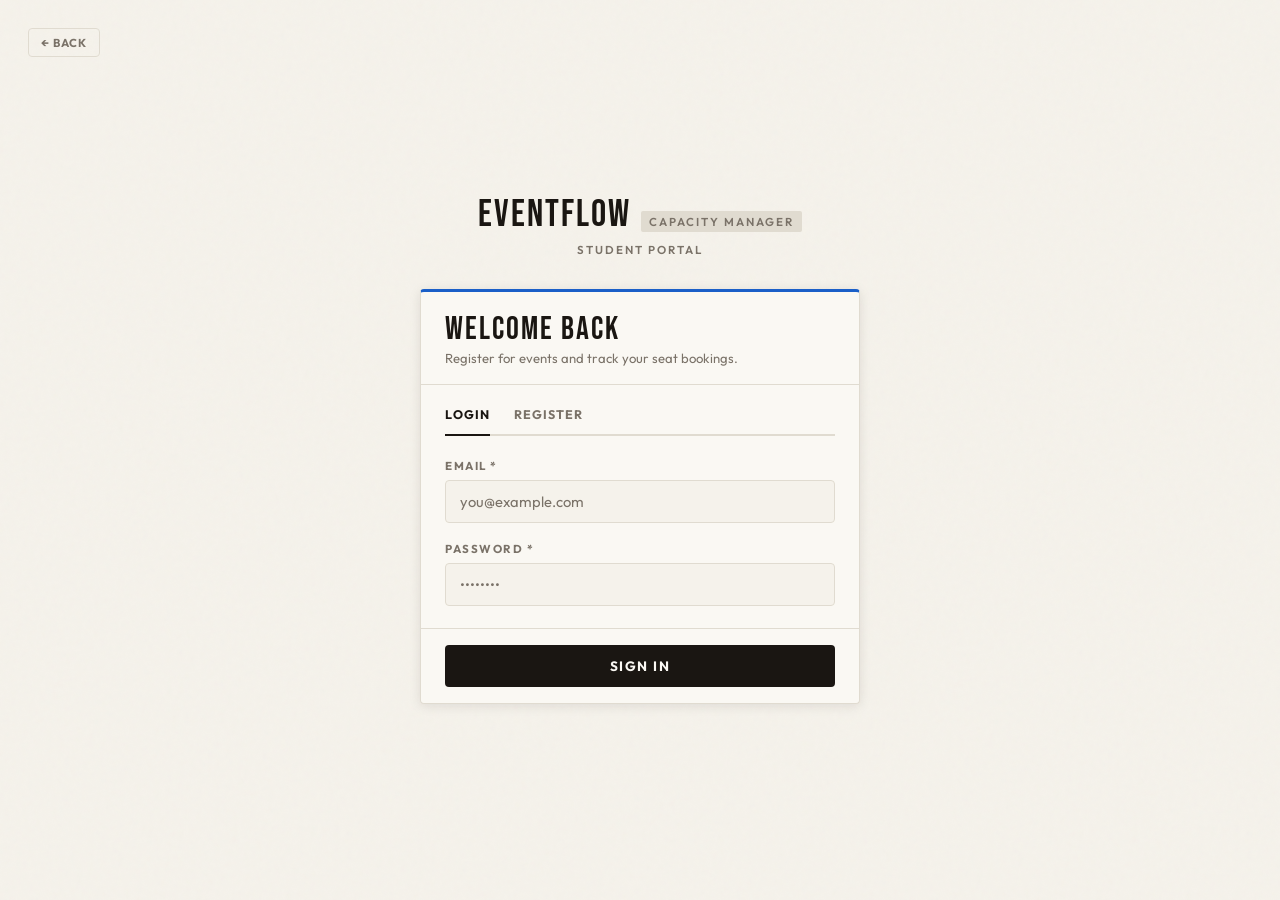
<file: index.html>
<!DOCTYPE html>
<html lang="en">
<head>
    <meta charset="UTF-8" />
    <meta name="viewport" content="width=device-width, initial-scale=1.0" />
    <title>EventFlow — Student Portal</title>
    <link href="https://fonts.googleapis.com/css2?family=Bebas+Neue&family=Outfit:wght@300;400;500;600;700&display=swap" rel="stylesheet" />
    <link rel="stylesheet" href="css/styles.css" />
    <style>
        .nav-user {
            display: flex;
            align-items: center;
            gap: 10px;
            padding-left: 12px;
            border-left: 1px solid var(--rule);
            margin-left: 4px;
        }
        .nav-user-info { display: flex; flex-direction: column; align-items: flex-end; line-height: 1.3; }
        .nav-user-name { font-size: 0.78rem; font-weight: 600; color: var(--ink); }
        .nav-user-role {
            font-size: 0.62rem; font-weight: 700; text-transform: uppercase;
            letter-spacing: 1px; color: var(--accent2);
        }
        .btn-logout {
            padding: 7px 14px; border-radius: var(--radius);
            font-size: 0.78rem; font-weight: 700; text-transform: uppercase; letter-spacing: 1px;
            border: 1px solid var(--rule); color: var(--ink3); background: none;
            cursor: pointer; transition: all 0.18s; font-family: 'Outfit', sans-serif;
        }
        .btn-logout:hover { border-color: var(--accent); color: var(--accent); }
        @media (max-width: 768px) { .nav-user-info { display: none; } }

        /* ── NEW: Filter row layout ──────────────── */
        .filter-row {
            display: flex;
            align-items: center;
            flex-wrap: wrap;
            gap: 10px;
            margin-bottom: 10px;
        }
        .filter-row-label {
            font-size: 0.7rem;
            font-weight: 700;
            text-transform: uppercase;
            letter-spacing: 1px;
            color: var(--ink3);
            min-width: 64px;
        }

        /* ── NEW: Date range inputs ──────────────── */
        .date-filter-group {
            display: flex;
            align-items: center;
            gap: 6px;
            flex-wrap: wrap;
        }
        .date-filter-group input[type="date"] {
            font-family: 'Outfit', sans-serif;
            font-size: 0.78rem;
            padding: 6px 10px;
            border: 1px solid var(--rule);
            border-radius: var(--radius);
            background: var(--paper);
            color: var(--ink);
            cursor: pointer;
            transition: border-color 0.18s;
        }
        .date-filter-group input[type="date"]:focus {
            outline: none;
            border-color: var(--ink);
        }
        .date-filter-group input[type="date"]::-webkit-calendar-picker-indicator {
            opacity: 0.5;
            cursor: pointer;
        }
        .date-sep {
            font-size: 0.72rem;
            color: var(--ink3);
        }
        .btn-clear-date {
            font-family: 'Outfit', sans-serif;
            font-size: 0.72rem;
            font-weight: 600;
            padding: 5px 10px;
            border: 1px solid var(--rule);
            border-radius: var(--radius);
            background: none;
            color: var(--ink3);
            cursor: pointer;
            transition: all 0.18s;
        }
        .btn-clear-date:hover { border-color: var(--accent); color: var(--accent); }

        /* ── NEW: Availability chips ─────────────── */
        .avail-chip {
            font-family: 'Outfit', sans-serif;
            font-size: 0.72rem;
            font-weight: 600;
            padding: 5px 12px;
            border-radius: 20px;
            border: 1px solid var(--rule);
            background: none;
            color: var(--ink3);
            cursor: pointer;
            transition: all 0.18s;
            text-transform: uppercase;
            letter-spacing: 0.5px;
        }
        .avail-chip:hover { border-color: var(--ink); color: var(--ink); }
        .avail-chip.active.avail-all      { background: var(--ink);    color: var(--paper); border-color: var(--ink); }
        .avail-chip.active.avail-available { background: var(--green);  color: #fff;         border-color: var(--green); }
        .avail-chip.active.avail-waitlist  { background: var(--amber);  color: #fff;         border-color: var(--amber); }
        .avail-chip.active.avail-sold-out  { background: var(--accent); color: #fff;         border-color: var(--accent); }
    </style>
</head>
<body>
    <div class="toast-stack" id="toastStack"></div>

    <!-- REGISTRATION MODAL -->
    <div class="modal-overlay" id="regModal">
        <div class="modal">
            <div class="modal-header">
                <div>
                    <div id="modalCategory" class="event-category cat-conference" style="margin-bottom:6px">Conference</div>
                    <div class="modal-title" id="modalTitle">Event Name</div>
                </div>
                <button class="modal-close" onclick="closeModal()">&#x2715;</button>
            </div>
            <div class="modal-body">
                <div class="ticket-summary">
                    <div class="ticket-row"><span>Date</span><span id="ms-date">—</span></div>
                    <div class="ticket-row"><span>Location</span><span id="ms-location">—</span></div>
                    <div class="ticket-row"><span>Available seats</span><span id="ms-seats" style="font-weight:700;color:var(--green)">—</span></div>
                    <div class="ticket-row total"><span>Ticket price</span><span id="ms-price">—</span></div>
                </div>
                <div class="form-group">
                    <label class="form-label">Full Name *</label>
                    <input type="text" class="form-input" id="regName" placeholder="Your full name" />
                </div>
                <div class="form-row">
                    <div class="form-group" style="margin-bottom:0">
                        <label class="form-label">Email *</label>
                        <input type="email" class="form-input" id="regEmail" placeholder="you@example.com" />
                    </div>
                    <div class="form-group" style="margin-bottom:0">
                        <label class="form-label">Phone</label>
                        <input type="tel" class="form-input" id="regPhone" placeholder="+91 00000 00000" />
                    </div>
                </div>
                <div class="form-group" style="margin-top:18px">
                    <label class="form-label">Organisation</label>
                    <input type="text" class="form-input" id="regOrg" placeholder="Company / College / Independent" />
                </div>
                <div class="form-row">
                    <div class="form-group" style="margin-bottom:0">
                        <label class="form-label">Ticket Type</label>
                        <select class="form-input form-select" id="regTicket">
                            <option value="general">General — Free</option>
                            <option value="student">Student — Free</option>
                            <option value="vip">VIP — ₹999</option>
                        </select>
                    </div>
                    <div class="form-group" style="margin-bottom:0">
                        <label class="form-label">Number of Seats</label>
                        <select class="form-input form-select" id="regSeats">
                            <option value="1">1 seat</option>
                            <option value="2">2 seats</option>
                            <option value="3">3 seats</option>
                        </select>
                    </div>
                </div>
                <div id="waitlistNotice" style="display:none;margin-top:16px;padding:12px 14px;background:#fdebd3;border-radius:var(--radius);border-left:3px solid var(--amber)">
                    <p style="font-size:0.8rem;font-weight:600;color:var(--amber)">This event is nearly full.</p>
                    <p style="font-size:0.78rem;color:var(--ink3);margin-top:3px">You may be placed on the waitlist. We'll notify you if a seat opens up.</p>
                </div>
            </div>
            <div class="modal-footer">
                <button class="btn-secondary" onclick="closeModal()">Cancel</button>
                <button class="btn-primary" id="submitBtn" onclick="submitRegistration()">Confirm Registration</button>
            </div>
        </div>
    </div>

    <div class="app">
        <header class="header">
            <div class="brand">
                <div class="brand-name">EventFlow</div>
                <div class="brand-tag">Student Portal</div>
            </div>
            <nav class="nav">
                <button class="nav-btn active" onclick="switchTab('events', this)">
                    <svg width="13" height="13" viewBox="0 0 24 24" fill="none" stroke="currentColor" stroke-width="2" style="margin-right:5px;vertical-align:middle"><rect x="3" y="4" width="18" height="18" rx="2"/><line x1="16" y1="2" x2="16" y2="6"/><line x1="8" y1="2" x2="8" y2="6"/><line x1="3" y1="10" x2="21" y2="10"/></svg>
                    <span>Events</span>
                </button>
                <button class="nav-btn" onclick="switchTab('registrations', this)">
                    <svg width="13" height="13" viewBox="0 0 24 24" fill="none" stroke="currentColor" stroke-width="2" style="margin-right:5px;vertical-align:middle"><path d="M17 21v-2a4 4 0 0 0-4-4H5a4 4 0 0 0-4 4v2"/><circle cx="9" cy="7" r="4"/></svg>
                    <span>My Registrations</span>
                </button>
                <div class="nav-user">
                    <div class="nav-user-info">
                        <span class="nav-user-name" id="nav-user-name">—</span>
                        <span class="nav-user-role">Student</span>
                    </div>
                    <button class="btn-logout" onclick="logout()">Logout</button>
                </div>
            </nav>
        </header>

        <div class="ticker-wrap">
            <div class="ticker-track" id="tickerTrack"></div>
        </div>

        <!-- EVENTS TAB -->
        <div id="tab-events">
            <div class="page-header fade-up">
                <div class="page-title">Upcoming Events</div>
                <div class="page-subtitle">Browse and register for events — seats are limited and fill fast</div>
            </div>
            <div class="stats-row fade-up d1">
                <div class="stat-card blue"><div class="stat-label">Total Events</div><div class="stat-value" id="stat-total">0</div><div class="stat-sub">All categories</div></div>
                <div class="stat-card green"><div class="stat-label">Available Seats</div><div class="stat-value" id="stat-seats">0</div><div class="stat-sub">Across all events</div></div>
                <div class="stat-card red"><div class="stat-label">Registrations</div><div class="stat-value" id="stat-regs">0</div><div class="stat-sub">Confirmed</div></div>
                <div class="stat-card amber"><div class="stat-label">Waitlisted</div><div class="stat-value" id="stat-wait">0</div><div class="stat-sub">Pending seat</div></div>
            </div>

            <!-- ── Filter bar ── -->
            <div class="fade-up d2" style="margin-bottom:18px">

                <!-- Row 1: Category chips + Search -->
                <div style="display:flex;align-items:center;justify-content:space-between;flex-wrap:wrap;gap:12px;margin-bottom:10px">
                    <div class="filters" style="margin-bottom:0">
                        <button class="filter-chip active" onclick="filterEvents('all', this)">All</button>
                        <button class="filter-chip" onclick="filterEvents('conference', this)">Conference</button>
                        <button class="filter-chip" onclick="filterEvents('workshop', this)">Workshop</button>
                        <button class="filter-chip" onclick="filterEvents('summit', this)">Summit</button>
                        <button class="filter-chip" onclick="filterEvents('networking', this)">Networking</button>
                    </div>
                    <input class="search-input" type="text" placeholder="Search events..." oninput="searchEvents(this.value)" id="eventSearch" />
                </div>

                <!-- Row 2: Date range filter -->
                <div class="filter-row">
                    <span class="filter-row-label">Date</span>
                    <div class="date-filter-group">
                        <input
                            type="date"
                            id="date-from"
                            title="From date"
                            onchange="setDateFrom(this.value)"
                        />
                        <span class="date-sep">to</span>
                        <input
                            type="date"
                            id="date-to"
                            title="To date"
                            onchange="setDateTo(this.value)"
                        />
                        <button class="btn-clear-date" onclick="clearDateFilters()" title="Clear date filter">Clear</button>
                    </div>
                </div>

                <!-- Row 3: Availability chips -->
                <div class="filter-row">
                    <span class="filter-row-label">Seats</span>
                    <div style="display:flex;gap:6px;flex-wrap:wrap">
                        <button class="avail-chip avail-all active"       onclick="filterAvailability('all',       this)">All</button>
                        <button class="avail-chip avail-available"        onclick="filterAvailability('available', this)">Available</button>
                        <button class="avail-chip avail-waitlist"         onclick="filterAvailability('waitlist',  this)">Waitlist Only</button>
                        <button class="avail-chip avail-sold-out"         onclick="filterAvailability('sold_out',  this)">Sold Out</button>
                    </div>
                </div>

            </div>

            <div class="section-label fade-up d2">
                <span id="events-count-label">All Events</span>
                <span id="sort-label" style="cursor:pointer" onclick="toggleSort()">Sort: Date ↓</span>
            </div>
            <div class="events-grid fade-up d3" id="eventsGrid"></div>
        </div>

        <!-- REGISTRATIONS TAB -->
        <div id="tab-registrations" style="display:none">
            <div class="page-header fade-up">
                <div class="page-title">My Registrations</div>
                <div class="page-subtitle">Manage your event registrations and waitlist entries</div>
            </div>
            <div style="display:flex;gap:8px;margin-bottom:20px;flex-wrap:wrap" class="fade-up d1">
                <input class="search-input" type="text" placeholder="Search by name or event..." oninput="searchRegs(this.value)" style="flex:1;min-width:200px" />
                <select class="form-input form-select" style="width:auto;padding:8px 32px 8px 12px" onchange="filterRegs(this.value)">
                    <option value="all">All Status</option>
                    <option value="confirmed">Confirmed</option>
                    <option value="waitlist">Waitlisted</option>
                    <option value="cancelled">Cancelled</option>
                </select>
            </div>
            <div class="table-wrap fade-up d2">
                <table>
                    <thead><tr><th>Registrant</th><th>Event</th><th>Date</th><th>Ticket</th><th>Seats</th><th>Status</th><th>Actions</th></tr></thead>
                    <tbody id="regTableBody"></tbody>
                </table>
            </div>
            <div id="regEmpty" class="empty" style="display:none">
                <div class="empty-title">No Registrations Yet</div>
                <p style="font-size:0.88rem">Register for an event to see it here.</p>
            </div>
        </div>
    </div>

    <script src="js/auth.js"></script>
    <script src="js/data.js"></script>
    <script src="js/utils.js"></script>
    <script src="js/ticker.js"></script>
    <script src="js/events.js"></script>
    <script src="js/modal.js"></script>
    <script src="js/registrations.js"></script>
    <script src="js/app.js"></script>
</body>
</html>
</file>
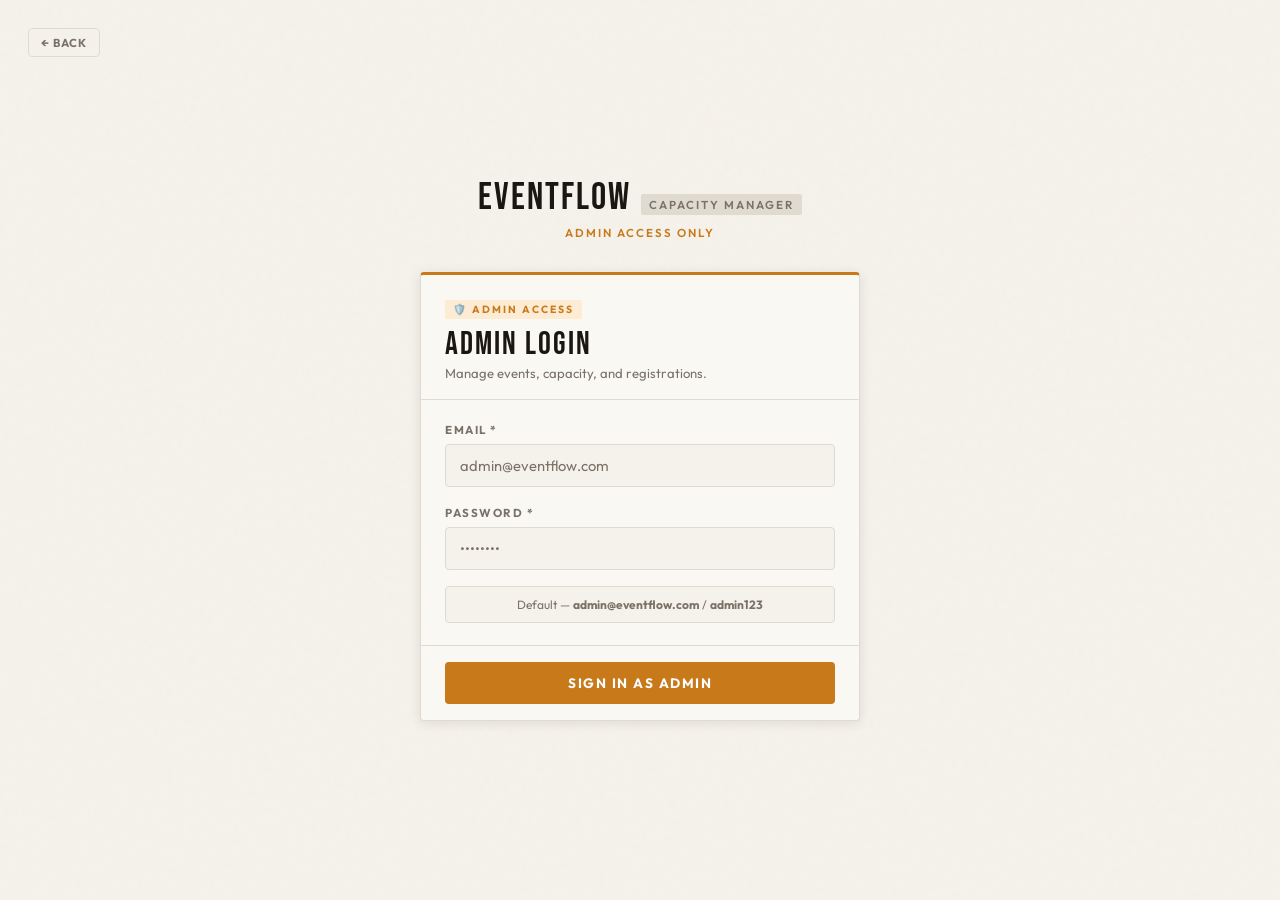
<file: admin-login.html>
<!DOCTYPE html>
<html lang="en">
<head>
    <meta charset="UTF-8" />
    <meta name="viewport" content="width=device-width, initial-scale=1.0" />
    <title>EventFlow — Admin Login</title>
    <link href="https://fonts.googleapis.com/css2?family=Bebas+Neue&family=Outfit:wght@300;400;500;600;700&display=swap" rel="stylesheet" />
    <link rel="stylesheet" href="css/styles.css" />
    <style>
        .login-wrap {
            min-height: 100vh;
            display: flex;
            flex-direction: column;
            align-items: center;
            justify-content: center;
            padding: 40px 24px;
            position: relative;
            z-index: 1;
        }

        .login-back {
            position: absolute;
            top: 28px;
            left: 28px;
            font-size: 0.72rem;
            font-weight: 700;
            text-transform: uppercase;
            letter-spacing: 1px;
            color: var(--ink3);
            text-decoration: none;
            border: 1px solid var(--rule);
            padding: 6px 12px;
            border-radius: var(--radius);
            transition: all 0.18s;
        }
        .login-back:hover { color: var(--ink); border-color: var(--ink); }

        .login-brand {
            display: flex;
            align-items: baseline;
            gap: 10px;
            margin-bottom: 8px;
        }

        .login-tagline {
            font-size: 0.72rem;
            font-weight: 600;
            text-transform: uppercase;
            letter-spacing: 2px;
            color: var(--amber);
            margin-bottom: 32px;
            text-align: center;
        }

        .login-card {
            background: var(--paper);
            border: 1px solid var(--rule);
            border-top: 3px solid var(--amber);
            border-radius: var(--radius);
            width: 100%;
            max-width: 440px;
            box-shadow: var(--shadow);
            animation: fadeUp 0.35s ease both;
            overflow: hidden;
        }

        .login-card-header {
            padding: 22px 24px 18px;
            border-bottom: 1px solid var(--rule);
        }

        .admin-badge {
            display: inline-block;
            background: #fdebd3;
            color: var(--amber);
            font-size: 0.65rem;
            font-weight: 700;
            text-transform: uppercase;
            letter-spacing: 2px;
            padding: 3px 8px;
            border-radius: 2px;
            margin-bottom: 10px;
        }

        .login-card-title {
            font-family: 'Bebas Neue', sans-serif;
            font-size: 2rem;
            letter-spacing: 2px;
            color: var(--ink);
            line-height: 1;
            margin-bottom: 4px;
        }

        .login-card-sub { font-size: 0.82rem; color: var(--ink3); }

        .login-card-body   { padding: 22px 24px; }
        .login-card-footer { padding: 16px 24px; border-top: 1px solid var(--rule); }

        .notice {
            display: none;
            padding: 10px 14px;
            border-radius: var(--radius);
            font-size: 0.8rem;
            font-weight: 500;
            margin-bottom: 18px;
            border-left: 3px solid;
        }
        .notice.error   { display: block; background: #fde0db; color: var(--accent); border-color: var(--accent); }
        .notice.success { display: block; background: #d9f2e6; color: var(--green);  border-color: var(--green); }

        .login-hint {
            font-size: 0.75rem;
            color: var(--ink3);
            text-align: center;
            margin-top: 16px;
            padding: 10px 14px;
            background: var(--bg);
            border: 1px solid var(--rule);
            border-radius: var(--radius);
        }

        .btn-amber {
            width: 100%;
            background: var(--amber);
            color: white;
            padding: 12px 20px;
            border-radius: var(--radius);
            font-size: 0.85rem;
            font-weight: 700;
            text-transform: uppercase;
            letter-spacing: 1.5px;
            border: none;
            cursor: pointer;
            font-family: 'Outfit', sans-serif;
            transition: all 0.18s;
        }
        .btn-amber:hover    { background: #a86510; }
        .btn-amber:disabled { opacity: 0.5; cursor: not-allowed; }
    </style>
</head>
<body>
    <div class="login-wrap">
        <a class="login-back" href="login.html">← Back</a>

        <div class="login-brand fade-up">
            <div class="brand-name">EventFlow</div>
            <div class="brand-tag">Capacity Manager</div>
        </div>
        <div class="login-tagline fade-up d1">Admin Access Only</div>

        <div class="login-card">
            <div class="login-card-header">
                <div class="admin-badge">🛡️ Admin Access</div>
                <div class="login-card-title">Admin Login</div>
                <div class="login-card-sub">Manage events, capacity, and registrations.</div>
            </div>
            <div class="login-card-body">
                <div id="a-notice" class="notice"></div>
                <div class="form-group">
                    <label class="form-label">Email *</label>
                    <input type="email" class="form-input" id="a-email" placeholder="admin@eventflow.com" />
                </div>
                <div class="form-group" style="margin-bottom:0">
                    <label class="form-label">Password *</label>
                    <input type="password" class="form-input" id="a-password" placeholder="••••••••" />
                </div>
                <div class="login-hint">
                    Default — <strong>admin@eventflow.com</strong> / <strong>admin123</strong>
                </div>
            </div>
            <div class="login-card-footer">
                <button class="btn-amber" id="a-submit" onclick="handleAdminLogin()">
                    Sign In as Admin
                </button>
            </div>
        </div>
    </div>

    <script>
        const API_BASE = "http://127.0.0.1:8000/api/v1";

        function showNotice(msg, type = 'error') {
            const el = document.getElementById('a-notice');
            el.textContent = msg; el.className = `notice ${type}`;
        }

        function setLoading(loading) {
            const btn = document.getElementById('a-submit');
            btn.disabled = loading;
            btn.textContent = loading ? 'Signing in...' : 'Sign In as Admin';
        }

        function handoff(data) {
            sessionStorage.setItem('_ef_handoff', JSON.stringify({ token: data.access_token, user: data.user }));
            window.location.href = 'admin.html';
        }

        async function handleAdminLogin() {
            const email    = document.getElementById('a-email').value.trim();
            const password = document.getElementById('a-password').value;
            if (!email || !password) { showNotice('Email and password are required.'); return; }
            setLoading(true);
            try {
                const res  = await fetch(`${API_BASE}/auth/login`, {
                    method: 'POST', headers: { 'Content-Type': 'application/json' },
                    body: JSON.stringify({ email, password, role: 'admin' }),
                });
                const data = await res.json();
                if (!res.ok) throw new Error(data.detail || 'Login failed');
                handoff(data);
            } catch (err) {
                showNotice(err.message);
                setLoading(false);
            }
        }

        document.addEventListener('keydown', e => { if (e.key === 'Enter') handleAdminLogin(); });
    </script>
</body>
</html>
</file>
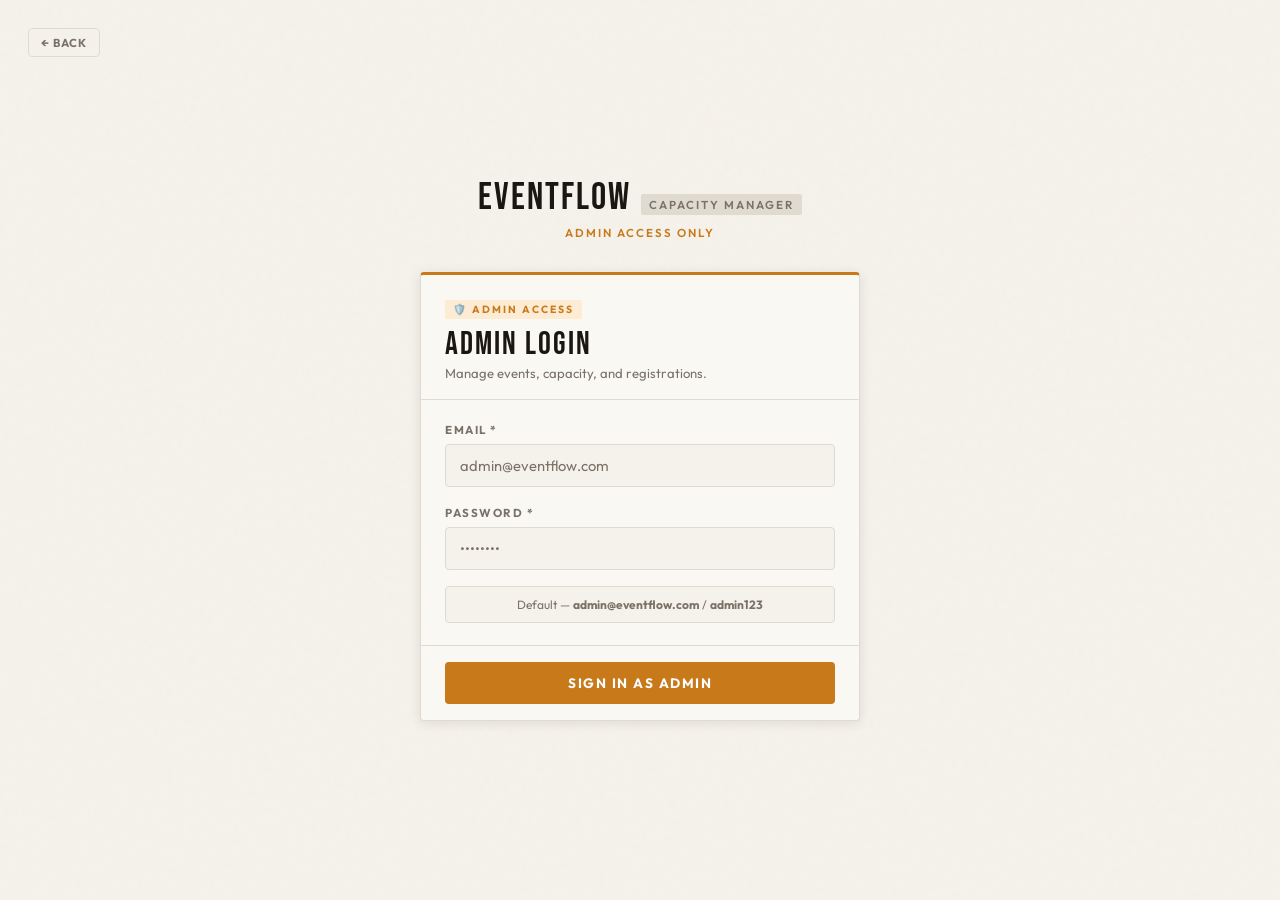
<file: admin.html>
<!DOCTYPE html>
<html lang="en">
<head>
    <meta charset="UTF-8" />
    <meta name="viewport" content="width=device-width, initial-scale=1.0" />
    <title>EventFlow — Admin Panel</title>
    <link href="https://fonts.googleapis.com/css2?family=Bebas+Neue&family=Outfit:wght@300;400;500;600;700&display=swap" rel="stylesheet" />
    <link rel="stylesheet" href="css/styles.css" />
    <style>
        .nav-user {
            display: flex;
            align-items: center;
            gap: 10px;
            padding-left: 12px;
            border-left: 1px solid var(--rule);
            margin-left: 4px;
        }
        .nav-user-info { display: flex; flex-direction: column; align-items: flex-end; line-height: 1.3; }
        .nav-user-name { font-size: 0.78rem; font-weight: 600; color: var(--ink); }
        .nav-user-role { font-size: 0.62rem; font-weight: 700; text-transform: uppercase; letter-spacing: 1px; color: var(--amber); }
        .btn-logout {
            padding: 7px 14px; border-radius: var(--radius);
            font-size: 0.78rem; font-weight: 700; text-transform: uppercase; letter-spacing: 1px;
            border: 1px solid var(--rule); color: var(--ink3); background: none;
            cursor: pointer; transition: all 0.18s; font-family: 'Outfit', sans-serif;
        }
        .btn-logout:hover { border-color: var(--accent); color: var(--accent); }

        /* ── Calendar ── */
        .calendar-wrap { background: var(--paper); border: 1px solid var(--rule); border-radius: var(--radius); padding: 24px; }
        .cal-header { display: flex; align-items: center; justify-content: space-between; margin-bottom: 20px; }
        .cal-title { font-family: 'Bebas Neue', sans-serif; font-size: 1.6rem; letter-spacing: 1px; color: var(--ink); }
        .cal-nav { display: flex; gap: 6px; }
        .cal-nav-btn { padding: 6px 12px; border: 1px solid var(--rule); border-radius: var(--radius); font-size: 0.78rem; font-weight: 600; color: var(--ink3); background: none; cursor: pointer; font-family: 'Outfit', sans-serif; transition: all 0.18s; }
        .cal-nav-btn:hover { border-color: var(--ink); color: var(--ink); }
        .cal-grid { display: grid; grid-template-columns: repeat(7, 1fr); gap: 4px; }
        .cal-day-label { text-align: center; font-size: 0.65rem; font-weight: 700; text-transform: uppercase; letter-spacing: 1px; color: var(--ink3); padding: 6px 0; }
        .cal-day { min-height: 68px; border: 1px solid var(--rule); border-radius: var(--radius); padding: 6px 8px; cursor: pointer; transition: all 0.15s; background: var(--bg); }
        .cal-day:hover { border-color: var(--ink); background: var(--paper); box-shadow: var(--shadow); }
        .cal-day.today { border-color: var(--accent2); background: #eef3fd; }
        .cal-day.has-event { border-color: var(--amber); background: #fdf6ed; }
        .cal-day.other-month { opacity: 0.35; cursor: default; }
        .cal-day.other-month:hover { border-color: var(--rule); background: var(--bg); box-shadow: none; }
        .cal-day-num { font-size: 0.78rem; font-weight: 600; color: var(--ink2); }
        .cal-day.today .cal-day-num { color: var(--accent2); font-weight: 700; }
        .cal-event-dot { font-size: 0.62rem; font-weight: 600; color: var(--amber); white-space: nowrap; overflow: hidden; text-overflow: ellipsis; margin-top: 3px; }

        /* ── User role badge ── */
        .user-role-badge { display: inline-block; padding: 2px 8px; border-radius: 2px; font-size: 0.65rem; font-weight: 700; text-transform: uppercase; letter-spacing: 1px; }
        .user-role-admin   { background: #fdebd3; color: var(--amber); }
        .user-role-student { background: #dde8f7; color: var(--accent2); }

        /* ── Export cards ── */
        .export-grid { display: grid; grid-template-columns: repeat(3, 1fr); gap: 16px; margin-bottom: 24px; }
        .export-card { background: var(--paper); border: 1px solid var(--rule); border-radius: var(--radius); padding: 24px; text-align: center; }
        .export-card-icon { font-size: 1.8rem; margin-bottom: 10px; }
        .export-card-title { font-family: 'Bebas Neue', sans-serif; font-size: 1.2rem; letter-spacing: 1px; color: var(--ink); margin-bottom: 6px; }
        .export-card-sub { font-size: 0.78rem; color: var(--ink3); margin-bottom: 16px; line-height: 1.5; }

        /* ── Promote button ── */
        .btn-promote { font-size: 0.72rem; font-weight: 600; text-transform: uppercase; letter-spacing: 1px; color: var(--green); padding: 3px 8px; border-radius: 2px; border: 1px solid var(--green); background: none; cursor: pointer; transition: all 0.15s; font-family: 'Outfit', sans-serif; }
        .btn-promote:hover { background: var(--green); color: white; }

        @media (max-width: 768px) {
            .export-grid { grid-template-columns: 1fr; }
            .nav-user-info { display: none; }
            .cal-day { min-height: 48px; }
        }
    </style>
</head>
<body>
    <div class="toast-stack" id="toastStack"></div>

    <!-- Calendar create/view modal — uses existing .modal styles -->
    <div class="modal-overlay" id="calModal">
        <div class="modal">
            <div class="modal-header">
                <div class="modal-title" id="calModalTitle">Create Event</div>
                <button class="modal-close" onclick="closeCalModal()">&#x2715;</button>
            </div>
            <div class="modal-body" id="calModalBody"></div>
            <div class="modal-footer" id="calModalFooter"></div>
        </div>
    </div>

    <div class="app">
        <header class="header">
            <div class="brand">
                <div class="brand-name">EventFlow</div>
                <div class="brand-tag">Admin Panel</div>
            </div>
            <nav class="nav">
                <button class="nav-btn active" onclick="switchTab('dashboard', this)">
                    <svg width="13" height="13" viewBox="0 0 24 24" fill="none" stroke="currentColor" stroke-width="2" style="margin-right:5px;vertical-align:middle"><rect x="3" y="3" width="7" height="7"/><rect x="14" y="3" width="7" height="7"/><rect x="3" y="14" width="7" height="7"/><rect x="14" y="14" width="7" height="7"/></svg>
                    <span>Dashboard</span>
                </button>
                <button class="nav-btn" onclick="switchTab('events', this)">
                    <svg width="13" height="13" viewBox="0 0 24 24" fill="none" stroke="currentColor" stroke-width="2" style="margin-right:5px;vertical-align:middle"><rect x="3" y="4" width="18" height="18" rx="2"/><line x1="16" y1="2" x2="16" y2="6"/><line x1="8" y1="2" x2="8" y2="6"/><line x1="3" y1="10" x2="21" y2="10"/></svg>
                    <span>Events</span>
                </button>
                <button class="nav-btn" onclick="switchTab('registrations', this)">
                    <svg width="13" height="13" viewBox="0 0 24 24" fill="none" stroke="currentColor" stroke-width="2" style="margin-right:5px;vertical-align:middle"><path d="M17 21v-2a4 4 0 0 0-4-4H5a4 4 0 0 0-4 4v2"/><circle cx="9" cy="7" r="4"/><path d="M23 21v-2a4 4 0 0 0-3-3.87"/><path d="M16 3.13a4 4 0 0 1 0 7.75"/></svg>
                    <span>Registrations</span>
                </button>
                <button class="nav-btn" onclick="switchTab('users', this)">
                    <svg width="13" height="13" viewBox="0 0 24 24" fill="none" stroke="currentColor" stroke-width="2" style="margin-right:5px;vertical-align:middle"><path d="M20 21v-2a4 4 0 0 0-4-4H8a4 4 0 0 0-4 4v2"/><circle cx="12" cy="7" r="4"/></svg>
                    <span>Users</span>
                </button>
                <button class="nav-btn" onclick="switchTab('calendar', this)">
                    <svg width="13" height="13" viewBox="0 0 24 24" fill="none" stroke="currentColor" stroke-width="2" style="margin-right:5px;vertical-align:middle"><rect x="3" y="4" width="18" height="18" rx="2"/><line x1="3" y1="10" x2="21" y2="10"/><line x1="8" y1="2" x2="8" y2="6"/><line x1="16" y1="2" x2="16" y2="6"/></svg>
                    <span>Calendar</span>
                </button>
                <button class="nav-btn" onclick="switchTab('export', this)">
                    <svg width="13" height="13" viewBox="0 0 24 24" fill="none" stroke="currentColor" stroke-width="2" style="margin-right:5px;vertical-align:middle"><path d="M21 15v4a2 2 0 0 1-2 2H5a2 2 0 0 1-2-2v-4"/><polyline points="7 10 12 15 17 10"/><line x1="12" y1="15" x2="12" y2="3"/></svg>
                    <span>Export</span>
                </button>
                <div class="nav-user">
                    <div class="nav-user-info">
                        <span class="nav-user-name" id="nav-user-name">—</span>
                        <span class="nav-user-role">Admin</span>
                    </div>
                    <button class="btn-logout" onclick="logout()">Logout</button>
                </div>
            </nav>
        </header>

        <div class="ticker-wrap">
            <div class="ticker-track" id="tickerTrack"></div>
        </div>

        <!-- ══ DASHBOARD ══ -->
        <div id="tab-dashboard">
            <div class="page-header fade-up">
                <div class="page-title">Dashboard</div>
                <div class="page-subtitle">Live overview of all events and registrations</div>
            </div>
            <div class="stats-row fade-up d1">
                <div class="stat-card blue"><div class="stat-label">Total Events</div><div class="stat-value" id="d-total">0</div><div class="stat-sub">All categories</div></div>
                <div class="stat-card green"><div class="stat-label">Available Seats</div><div class="stat-value" id="d-seats">0</div><div class="stat-sub">Across all events</div></div>
                <div class="stat-card red"><div class="stat-label">Confirmed Regs</div><div class="stat-value" id="d-regs">0</div><div class="stat-sub">Total registered</div></div>
                <div class="stat-card amber"><div class="stat-label">Waitlisted</div><div class="stat-value" id="d-wait">0</div><div class="stat-sub">Pending seat</div></div>
            </div>
            <div class="section-label fade-up d2"><span>Live Capacity Monitor</span></div>
            <div id="dashCapList" class="fade-up d3"></div>
        </div>

        <!-- ══ EVENTS ══ -->
        <div id="tab-events" style="display:none">
            <div class="page-header fade-up">
                <div class="page-title">Event Management</div>
                <div class="page-subtitle">Create, edit, and remove events</div>
            </div>
            <div class="admin-grid fade-up d1">
                <div class="admin-card">
                    <div class="admin-card-title">Create New Event</div>
                    <div class="form-group"><label class="form-label">Event Title *</label><input type="text" class="form-input" id="a-title" placeholder="e.g. TechSummit 2025" /></div>
                    <div class="form-row">
                        <div class="form-group" style="margin-bottom:0"><label class="form-label">Category</label><select class="form-input form-select" id="a-cat"><option value="conference">Conference</option><option value="workshop">Workshop</option><option value="summit">Summit</option><option value="networking">Networking</option></select></div>
                        <div class="form-group" style="margin-bottom:0"><label class="form-label">Capacity *</label><input type="number" class="form-input" id="a-cap" placeholder="e.g. 200" min="1" /></div>
                    </div>
                    <div class="form-row" style="margin-top:14px">
                        <div class="form-group" style="margin-bottom:0"><label class="form-label">Date *</label><input type="date" class="form-input" id="a-date" /></div>
                        <div class="form-group" style="margin-bottom:0"><label class="form-label">Time</label><input type="time" class="form-input" id="a-time" value="10:00" /></div>
                    </div>
                    <div class="form-group" style="margin-top:14px"><label class="form-label">Location</label><input type="text" class="form-input" id="a-loc" placeholder="Venue / City or Online" /></div>
                    <div class="form-row">
                        <div class="form-group" style="margin-bottom:0"><label class="form-label">Speaker</label><input type="text" class="form-input" id="a-spk" placeholder="Speaker name" /></div>
                        <div class="form-group" style="margin-bottom:0"><label class="form-label">Price (₹)</label><input type="number" class="form-input" id="a-price" placeholder="0 for free" min="0" value="0" /></div>
                    </div>
                    <button class="btn-primary" style="width:100%;margin-top:18px" onclick="addEvent()">Add Event</button>
                </div>
                <div class="admin-card">
                    <div class="admin-card-title">Live Capacity Monitor</div>
                    <div id="adminCapList"></div>
                </div>
            </div>
            <div class="section-label fade-up d2"><span>All Events</span></div>
            <div class="table-wrap fade-up d3">
                <table>
                    <thead><tr><th>Event</th><th>Date</th><th>Category</th><th>Capacity</th><th>Registered</th><th>Waitlist</th><th>Fill Rate</th><th>Actions</th></tr></thead>
                    <tbody id="adminTableBody"></tbody>
                </table>
            </div>
        </div>

        <!-- ══ REGISTRATIONS ══ -->
        <div id="tab-registrations" style="display:none">
            <div class="page-header fade-up">
                <div class="page-title">All Registrations</div>
                <div class="page-subtitle">View, cancel, or promote waitlisted registrations across all events</div>
            </div>
            <div style="display:flex;gap:8px;margin-bottom:20px;flex-wrap:wrap" class="fade-up d1">
                <input class="search-input" type="text" placeholder="Search by name or email..." oninput="searchRegs(this.value)" style="flex:1;min-width:200px" />
                <select class="form-input form-select" style="width:auto;padding:8px 32px 8px 12px" onchange="filterRegs(this.value)">
                    <option value="all">All Status</option>
                    <option value="confirmed">Confirmed</option>
                    <option value="waitlist">Waitlisted</option>
                    <option value="cancelled">Cancelled</option>
                </select>
            </div>
            <div class="table-wrap fade-up d2">
                <table>
                    <thead><tr><th>Registrant</th><th>Event ID</th><th>Date</th><th>Ticket</th><th>Seats</th><th>Status</th><th>Actions</th></tr></thead>
                    <tbody id="regTableBody"></tbody>
                </table>
            </div>
            <div id="regEmpty" class="empty" style="display:none">
                <div class="empty-title">No Registrations Found</div>
            </div>
        </div>

        <!-- ══ USERS ══ -->
        <div id="tab-users" style="display:none">
            <div class="page-header fade-up">
                <div class="page-title">User Management</div>
                <div class="page-subtitle">All registered students and administrators</div>
            </div>
            <div style="display:flex;gap:8px;margin-bottom:20px" class="fade-up d1">
                <input class="search-input" type="text" placeholder="Search by name or email..." oninput="searchUsers(this.value)" style="flex:1" />
            </div>
            <div class="table-wrap fade-up d2">
                <table>
                    <thead><tr><th>Name</th><th>Email</th><th>Role</th><th>Joined</th></tr></thead>
                    <tbody id="usersTableBody"></tbody>
                </table>
            </div>
            <div id="usersEmpty" class="empty" style="display:none">
                <div class="empty-title">No Users Found</div>
            </div>
        </div>

        <!-- ══ CALENDAR ══ -->
        <div id="tab-calendar" style="display:none">
            <div class="page-header fade-up">
                <div class="page-title">Event Calendar</div>
                <div class="page-subtitle">Click any date to view existing events or create a new one</div>
            </div>
            <div class="calendar-wrap fade-up d1">
                <div class="cal-header">
                    <div class="cal-title" id="calTitle">—</div>
                    <div class="cal-nav">
                        <button class="cal-nav-btn" onclick="calNav(-1)">← Prev</button>
                        <button class="cal-nav-btn" onclick="calNav(0)">Today</button>
                        <button class="cal-nav-btn" onclick="calNav(1)">Next →</button>
                    </div>
                </div>
                <div class="cal-grid" id="calDayLabels"></div>
                <div class="cal-grid" id="calGrid" style="margin-top:4px"></div>
            </div>
        </div>

        <!-- ══ EXPORT ══ -->
        <div id="tab-export" style="display:none">
            <div class="page-header fade-up">
                <div class="page-title">Export Data</div>
                <div class="page-subtitle">Download registration data as CSV for offline use or check-in</div>
            </div>
            <div class="export-grid fade-up d1">
                <div class="export-card">
                    <div class="export-card-icon">📋</div>
                    <div class="export-card-title">All Registrations</div>
                    <div class="export-card-sub">Every registration across all events including status</div>
                    <button class="btn-primary" onclick="exportCSV('all')">Download CSV</button>
                </div>
                <div class="export-card">
                    <div class="export-card-icon">✅</div>
                    <div class="export-card-title">Confirmed Only</div>
                    <div class="export-card-sub">Confirmed registrations — ready for event check-in</div>
                    <button class="btn-primary" onclick="exportCSV('confirmed')">Download CSV</button>
                </div>
                <div class="export-card">
                    <div class="export-card-icon">⏳</div>
                    <div class="export-card-title">Waitlist</div>
                    <div class="export-card-sub">All waitlisted registrations across all events</div>
                    <button class="btn-primary" onclick="exportCSV('waitlist')">Download CSV</button>
                </div>
            </div>
        </div>

    </div><!-- /app -->

    <script src="js/auth.js"></script>
    <script src="js/data.js"></script>
    <script src="js/utils.js"></script>
    <script src="js/ticker.js"></script>
    <script src="js/admin.js"></script>
    <script src="js/registrations.js"></script>
    <script src="js/admin-app.js"></script>
</body>
</html>
</file>
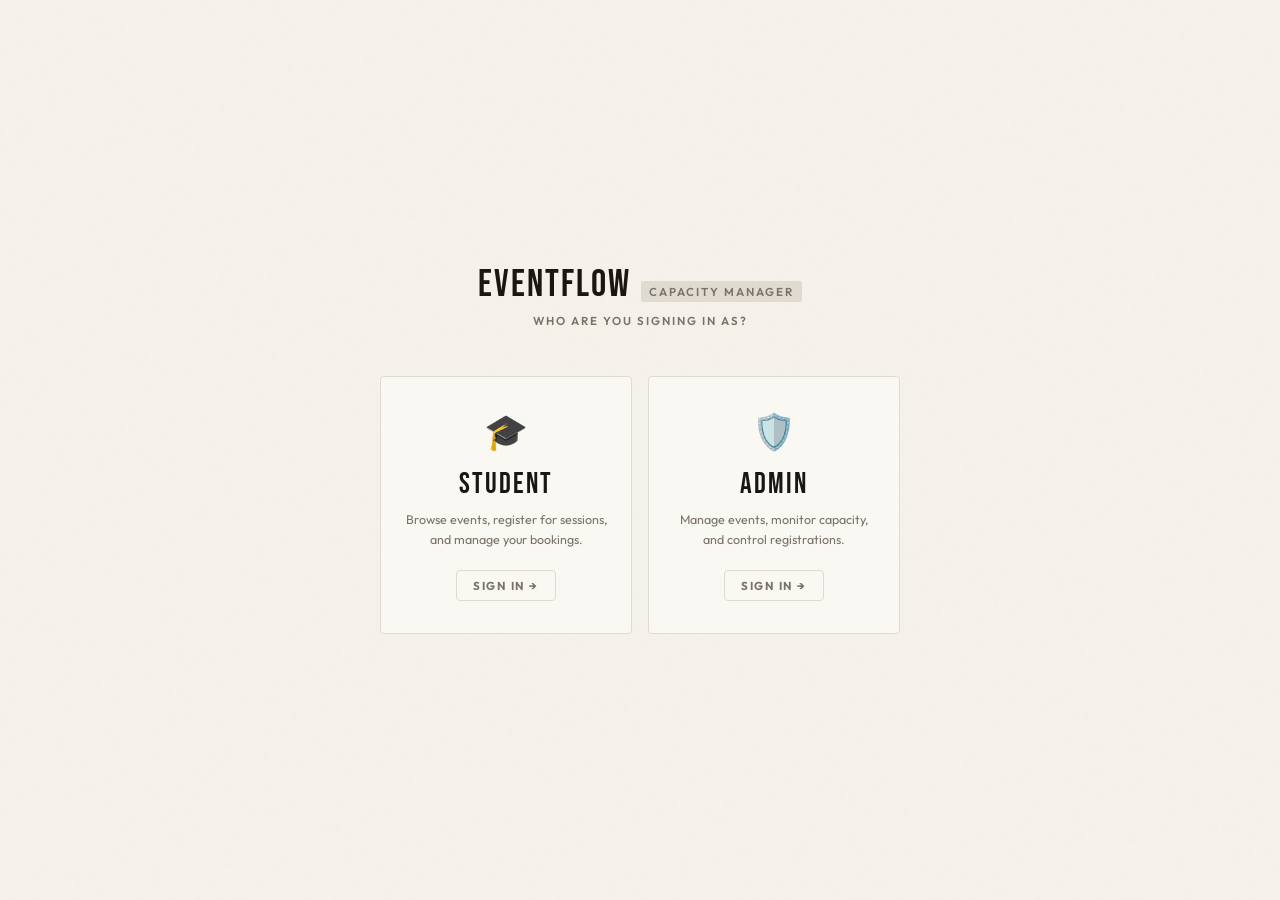
<file: login.html>
<!DOCTYPE html>
<html lang="en">
<head>
    <meta charset="UTF-8" />
    <meta name="viewport" content="width=device-width, initial-scale=1.0" />
    <title>EventFlow — Sign In</title>
    <link href="https://fonts.googleapis.com/css2?family=Bebas+Neue&family=Outfit:wght@300;400;500;600;700&display=swap" rel="stylesheet" />
    <link rel="stylesheet" href="css/styles.css" />
    <style>
        .login-wrap {
            min-height: 100vh;
            display: flex;
            flex-direction: column;
            align-items: center;
            justify-content: center;
            padding: 40px 24px;
            position: relative;
            z-index: 1;
        }

        .login-brand {
            display: flex;
            align-items: baseline;
            gap: 10px;
            margin-bottom: 8px;
        }

        .login-tagline {
            font-size: 0.72rem;
            font-weight: 600;
            text-transform: uppercase;
            letter-spacing: 2px;
            color: var(--ink3);
            margin-bottom: 48px;
            text-align: center;
        }

        .role-cards {
            display: grid;
            grid-template-columns: 1fr 1fr;
            gap: 16px;
            width: 100%;
            max-width: 520px;
        }

        .role-card {
            background: var(--paper);
            border: 1px solid var(--rule);
            border-radius: var(--radius);
            padding: 32px 24px;
            text-align: center;
            cursor: pointer;
            text-decoration: none;
            transition: transform 0.18s, box-shadow 0.18s, border-color 0.18s;
            display: block;
            animation: fadeUp 0.4s ease both;
        }

        .role-card.d1 { animation-delay: 0.06s; }
        .role-card.d2 { animation-delay: 0.12s; }

        .role-card:hover {
            transform: translateY(-3px);
            box-shadow: var(--shadow-lg);
        }

        .role-card.student:hover { border-color: var(--accent2); }
        .role-card.admin:hover   { border-color: var(--amber); }

        .role-card-icon {
            font-size: 2.2rem;
            margin-bottom: 14px;
            display: block;
        }

        .role-card-title {
            font-family: 'Bebas Neue', sans-serif;
            font-size: 1.8rem;
            letter-spacing: 2px;
            color: var(--ink);
            margin-bottom: 8px;
        }

        .role-card-sub {
            font-size: 0.78rem;
            color: var(--ink3);
            line-height: 1.6;
            margin-bottom: 20px;
        }

        .role-card-cta {
            display: inline-block;
            font-size: 0.72rem;
            font-weight: 700;
            text-transform: uppercase;
            letter-spacing: 1.5px;
            padding: 7px 16px;
            border-radius: var(--radius);
            border: 1px solid var(--rule);
            color: var(--ink3);
            transition: all 0.18s;
        }

        .role-card.student:hover .role-card-cta {
            background: var(--ink);
            color: var(--paper);
            border-color: var(--ink);
        }

        .role-card.admin:hover .role-card-cta {
            background: var(--amber);
            color: white;
            border-color: var(--amber);
        }

        @media (max-width: 480px) {
            .role-cards { grid-template-columns: 1fr; }
        }
    </style>
</head>
<body>
    <div class="login-wrap">
        <div class="login-brand fade-up">
            <div class="brand-name">EventFlow</div>
            <div class="brand-tag">Capacity Manager</div>
        </div>
        <div class="login-tagline fade-up d1">Who are you signing in as?</div>

        <div class="role-cards">
            <a class="role-card student d1" href="student-login.html">
                <span class="role-card-icon">🎓</span>
                <div class="role-card-title">Student</div>
                <div class="role-card-sub">Browse events, register for sessions, and manage your bookings.</div>
                <span class="role-card-cta">Sign In →</span>
            </a>
            <a class="role-card admin d2" href="admin-login.html">
                <span class="role-card-icon">🛡️</span>
                <div class="role-card-title">Admin</div>
                <div class="role-card-sub">Manage events, monitor capacity, and control registrations.</div>
                <span class="role-card-cta">Sign In →</span>
            </a>
        </div>
    </div>
</body>
</html>
</file>
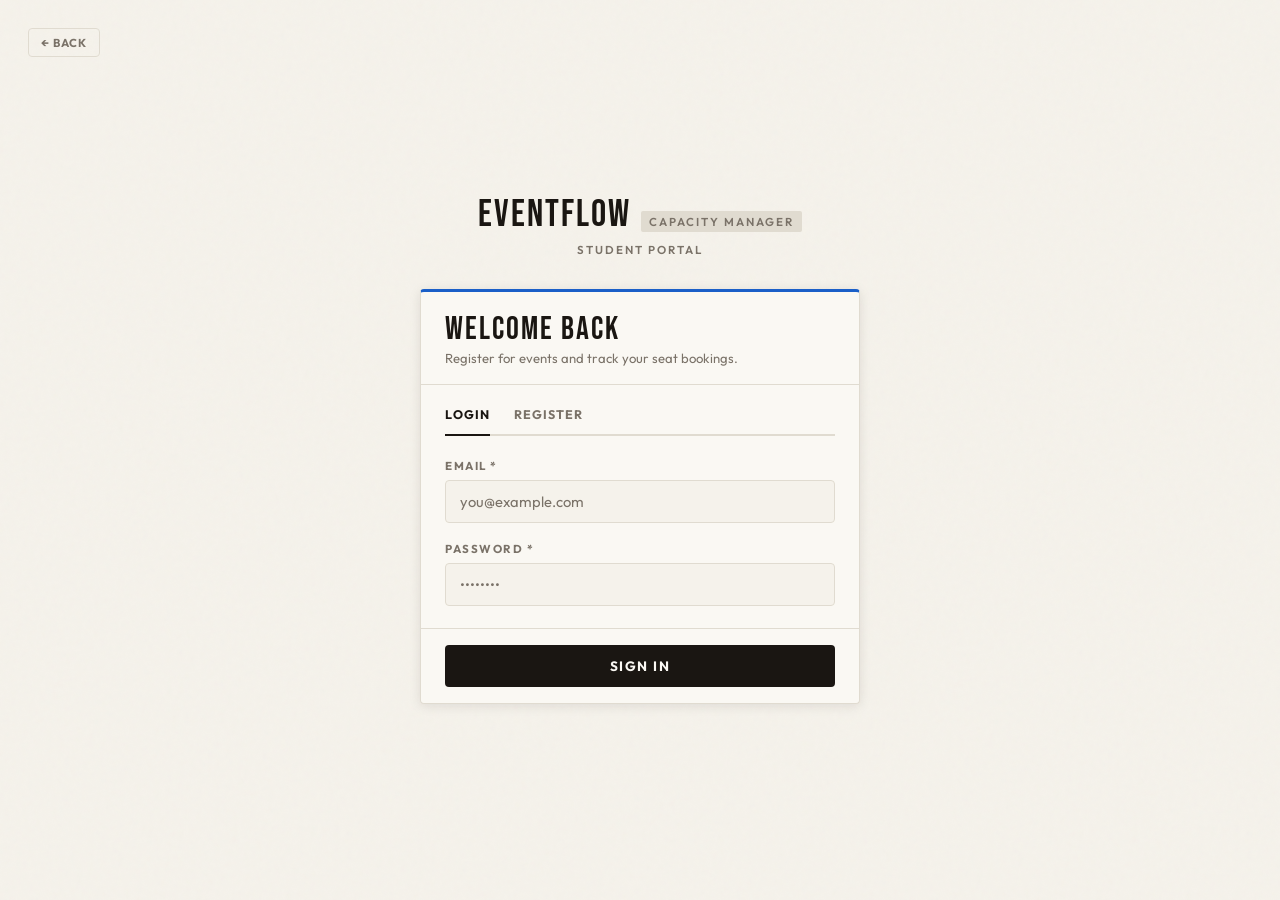
<file: student-login.html>
<!DOCTYPE html>
<html lang="en">
<head>
    <meta charset="UTF-8" />
    <meta name="viewport" content="width=device-width, initial-scale=1.0" />
    <title>EventFlow — Student Login</title>
    <link href="https://fonts.googleapis.com/css2?family=Bebas+Neue&family=Outfit:wght@300;400;500;600;700&display=swap" rel="stylesheet" />
    <link rel="stylesheet" href="css/styles.css" />
    <style>
        .login-wrap {
            min-height: 100vh;
            display: flex;
            flex-direction: column;
            align-items: center;
            justify-content: center;
            padding: 40px 24px;
            position: relative;
            z-index: 1;
        }

        .login-back {
            position: absolute;
            top: 28px;
            left: 28px;
            font-size: 0.72rem;
            font-weight: 700;
            text-transform: uppercase;
            letter-spacing: 1px;
            color: var(--ink3);
            text-decoration: none;
            border: 1px solid var(--rule);
            padding: 6px 12px;
            border-radius: var(--radius);
            transition: all 0.18s;
        }
        .login-back:hover { color: var(--ink); border-color: var(--ink); }

        .login-brand {
            display: flex;
            align-items: baseline;
            gap: 10px;
            margin-bottom: 8px;
        }

        .login-tagline {
            font-size: 0.72rem;
            font-weight: 600;
            text-transform: uppercase;
            letter-spacing: 2px;
            color: var(--ink3);
            margin-bottom: 32px;
            text-align: center;
        }

        .login-card {
            background: var(--paper);
            border: 1px solid var(--rule);
            border-top: 3px solid var(--accent2);
            border-radius: var(--radius);
            width: 100%;
            max-width: 440px;
            box-shadow: var(--shadow);
            animation: fadeUp 0.35s ease both;
            overflow: hidden;
        }

        .login-card-header {
            padding: 22px 24px 18px;
            border-bottom: 1px solid var(--rule);
        }

        .login-card-title {
            font-family: 'Bebas Neue', sans-serif;
            font-size: 2rem;
            letter-spacing: 2px;
            color: var(--ink);
            line-height: 1;
            margin-bottom: 4px;
        }

        .login-card-sub {
            font-size: 0.82rem;
            color: var(--ink3);
        }

        .login-card-body   { padding: 22px 24px; }
        .login-card-footer { padding: 16px 24px; border-top: 1px solid var(--rule); }

        .form-tabs {
            display: flex;
            margin-bottom: 22px;
            border-bottom: 2px solid var(--rule);
        }

        .form-tab {
            padding: 0 0 12px;
            margin-right: 24px;
            font-family: 'Outfit', sans-serif;
            font-size: 0.78rem;
            font-weight: 700;
            text-transform: uppercase;
            letter-spacing: 1px;
            color: var(--ink3);
            background: none;
            border: none;
            border-bottom: 2px solid transparent;
            margin-bottom: -2px;
            cursor: pointer;
            transition: all 0.18s;
        }
        .form-tab.active { color: var(--ink); border-bottom-color: var(--ink); }

        .notice {
            display: none;
            padding: 10px 14px;
            border-radius: var(--radius);
            font-size: 0.8rem;
            font-weight: 500;
            margin-bottom: 18px;
            border-left: 3px solid;
        }
        .notice.error   { display: block; background: #fde0db; color: var(--accent); border-color: var(--accent); }
        .notice.success { display: block; background: #d9f2e6; color: var(--green);  border-color: var(--green); }
    </style>
</head>
<body>
    <div class="login-wrap">
        <a class="login-back" href="login.html">← Back</a>

        <div class="login-brand fade-up">
            <div class="brand-name">EventFlow</div>
            <div class="brand-tag">Capacity Manager</div>
        </div>
        <div class="login-tagline fade-up d1">Student Portal</div>

        <div class="login-card">
            <div class="login-card-header">
                <div class="login-card-title">Welcome Back</div>
                <div class="login-card-sub">Register for events and track your seat bookings.</div>
            </div>
            <div class="login-card-body">
                <div class="form-tabs">
                    <button class="form-tab active" id="tab-login"    onclick="switchTab('login')">Login</button>
                    <button class="form-tab"         id="tab-register" onclick="switchTab('register')">Register</button>
                </div>

                <div id="s-notice" class="notice"></div>

                <!-- Login form -->
                <div id="form-login">
                    <div class="form-group">
                        <label class="form-label">Email *</label>
                        <input type="email" class="form-input" id="s-email" placeholder="you@example.com" />
                    </div>
                    <div class="form-group" style="margin-bottom:0">
                        <label class="form-label">Password *</label>
                        <input type="password" class="form-input" id="s-password" placeholder="••••••••" />
                    </div>
                </div>

                <!-- Register form -->
                <div id="form-register" style="display:none">
                    <div class="form-group">
                        <label class="form-label">Full Name *</label>
                        <input type="text" class="form-input" id="s-name" placeholder="Your full name" />
                    </div>
                    <div class="form-group">
                        <label class="form-label">Email *</label>
                        <input type="email" class="form-input" id="s-reg-email" placeholder="you@example.com" />
                    </div>
                    <div class="form-group" style="margin-bottom:0">
                        <label class="form-label">Password *</label>
                        <input type="password" class="form-input" id="s-reg-password" placeholder="Min. 6 characters" />
                    </div>
                </div>
            </div>
            <div class="login-card-footer">
                <button class="btn-primary" id="s-submit" onclick="handleSubmit()" style="width:100%">Sign In</button>
            </div>
        </div>
    </div>

    <script>
        const API_BASE = "http://127.0.0.1:8000/api/v1";
        let mode = 'login';

        function switchTab(tab) {
            mode = tab;
            document.getElementById('tab-login').classList.toggle('active',    tab === 'login');
            document.getElementById('tab-register').classList.toggle('active', tab === 'register');
            document.getElementById('form-login').style.display    = tab === 'login'    ? 'block' : 'none';
            document.getElementById('form-register').style.display = tab === 'register' ? 'block' : 'none';
            document.getElementById('s-submit').textContent        = tab === 'login' ? 'Sign In' : 'Create Account';
            clearNotice();
        }

        function clearNotice() {
            const el = document.getElementById('s-notice');
            el.className = 'notice'; el.textContent = '';
        }

        function showNotice(msg, type = 'error') {
            const el = document.getElementById('s-notice');
            el.textContent = msg; el.className = `notice ${type}`;
        }

        function setLoading(loading, label) {
            const btn = document.getElementById('s-submit');
            btn.disabled = loading;
            btn.textContent = loading ? 'Please wait...' : label;
        }

        function handoff(data) {
            sessionStorage.setItem('_ef_handoff', JSON.stringify({ token: data.access_token, user: data.user }));
            window.location.href = 'index.html';
        }

        async function handleSubmit() {
            mode === 'login' ? await doLogin() : await doRegister();
        }

        async function doLogin() {
            const email    = document.getElementById('s-email').value.trim();
            const password = document.getElementById('s-password').value;
            if (!email || !password) { showNotice('Email and password are required.'); return; }
            setLoading(true, 'Sign In');
            try {
                const res  = await fetch(`${API_BASE}/auth/login`, {
                    method: 'POST', headers: { 'Content-Type': 'application/json' },
                    body: JSON.stringify({ email, password, role: 'student' }),
                });
                const data = await res.json();
                if (!res.ok) throw new Error(data.detail || 'Login failed');
                handoff(data);
            } catch (err) {
                showNotice(err.message);
                setLoading(false, 'Sign In');
            }
        }

        async function doRegister() {
            const name     = document.getElementById('s-name').value.trim();
            const email    = document.getElementById('s-reg-email').value.trim();
            const password = document.getElementById('s-reg-password').value;
            if (!name || !email || !password) { showNotice('All fields are required.'); return; }
            if (password.length < 6) { showNotice('Password must be at least 6 characters.'); return; }
            setLoading(true, 'Create Account');
            try {
                const res  = await fetch(`${API_BASE}/auth/register`, {
                    method: 'POST', headers: { 'Content-Type': 'application/json' },
                    body: JSON.stringify({ name, email, password }),
                });
                const data = await res.json();
                if (!res.ok) throw new Error(data.detail || 'Registration failed');
                handoff(data);
            } catch (err) {
                showNotice(err.message);
                setLoading(false, 'Create Account');
            }
        }

        document.addEventListener('keydown', e => { if (e.key === 'Enter') handleSubmit(); });
    </script>
</body>
</html>
</file>
<file: css/styles.css>
/* ── TOKENS ─────────────────────────────── */
:root {
    --bg: #f5f2eb;
    --paper: #faf8f3;
    --ink: #1a1612;
    --ink2: #3d3730;
    --ink3: #7a7268;
    --rule: #e0dbd0;
    --accent: #c8391a;
    --accent2: #1a5fc8;
    --green: #1a8a4a;
    --amber: #c87a1a;
    --radius: 4px;
    --shadow: 0 2px 12px rgba(26, 22, 18, 0.1);
    --shadow-lg: 0 8px 40px rgba(26, 22, 18, 0.15);
}

*,
*::before,
*::after {
    box-sizing: border-box;
    margin: 0;
    padding: 0;
}

body {
    font-family: 'Outfit', sans-serif;
    background: var(--bg);
    color: var(--ink);
    min-height: 100vh;
    overflow-x: hidden;
}

button {
    font-family: 'Outfit', sans-serif;
    cursor: pointer;
    border: none;
    background: none;
}

input,
select,
textarea {
    font-family: 'Outfit', sans-serif;
}

/* ── NOISE TEXTURE ───────────────────────── */
body::after {
    content: '';
    position: fixed;
    inset: 0;
    z-index: 0;
    pointer-events: none;
    opacity: 0.025;
    background-image: url("data:image/svg+xml,%3Csvg viewBox='0 0 200 200' xmlns='http://www.w3.org/2000/svg'%3E%3Cfilter id='n'%3E%3CfeTurbulence type='fractalNoise' baseFrequency='0.75' numOctaves='4' stitchTiles='stitch'/%3E%3C/filter%3E%3Crect width='100%25' height='100%25' filter='url(%23n)'/%3E%3C/svg%3E");
}

/* ── LAYOUT ──────────────────────────────── */
.app {
    position: relative;
    z-index: 1;
    max-width: 1200px;
    margin: 0 auto;
    padding: 0 24px 60px;
}

/* ── HEADER ──────────────────────────────── */
.header {
    border-bottom: 2px solid var(--ink);
    padding: 20px 0 16px;
    display: flex;
    align-items: center;
    justify-content: space-between;
    margin-bottom: 40px;
}

.brand {
    display: flex;
    align-items: baseline;
    gap: 10px;
}

.brand-name {
    font-family: 'Bebas Neue', sans-serif;
    font-size: 2.4rem;
    letter-spacing: 2px;
    color: var(--ink);
    line-height: 1;
}

.brand-tag {
    font-size: 0.72rem;
    font-weight: 600;
    text-transform: uppercase;
    letter-spacing: 2px;
    color: var(--ink3);
    background: var(--rule);
    padding: 3px 8px;
    border-radius: 2px;
}

.nav {
    display: flex;
    gap: 4px;
}

.nav-btn {
    padding: 8px 16px;
    border-radius: var(--radius);
    font-size: 0.82rem;
    font-weight: 600;
    text-transform: uppercase;
    letter-spacing: 1px;
    color: var(--ink3);
    transition: all 0.18s;
    border: 1px solid transparent;
}

.nav-btn:hover {
    color: var(--ink);
    background: var(--rule);
}

.nav-btn.active {
    color: var(--paper);
    background: var(--ink);
    border-color: var(--ink);
}

/* ── HERO TICKER ─────────────────────────── */
.ticker-wrap {
    background: var(--ink);
    color: var(--bg);
    padding: 10px 0;
    overflow: hidden;
    margin-bottom: 40px;
    border-top: 1px solid var(--ink);
    border-bottom: 1px solid var(--ink);
}

.ticker-track {
    display: flex;
    gap: 0;
    white-space: nowrap;
    animation: ticker 28s linear infinite;
}

.ticker-item {
    font-family: 'Bebas Neue', sans-serif;
    font-size: 0.95rem;
    letter-spacing: 3px;
    padding: 0 32px;
    color: var(--bg);
    border-right: 1px solid rgba(255, 255, 255, 0.15);
}

.ticker-item span {
    color: var(--accent);
    margin-right: 8px;
}

@keyframes ticker {
    0% { transform: translateX(0); }
    100% { transform: translateX(-50%); }
}

/* ── PAGE TITLES ─────────────────────────── */
.page-header {
    margin-bottom: 32px;
}

.page-title {
    font-family: 'Bebas Neue', sans-serif;
    font-size: 3.2rem;
    letter-spacing: 2px;
    line-height: 1;
    color: var(--ink);
}

.page-subtitle {
    font-size: 0.88rem;
    color: var(--ink3);
    margin-top: 6px;
    font-weight: 400;
}

/* ── STATS ROW ───────────────────────────── */
.stats-row {
    display: grid;
    grid-template-columns: repeat(4, 1fr);
    gap: 16px;
    margin-bottom: 40px;
}

.stat-card {
    background: var(--paper);
    border: 1px solid var(--rule);
    border-radius: var(--radius);
    padding: 20px 18px;
    position: relative;
    overflow: hidden;
    transition: transform 0.18s, box-shadow 0.18s;
}

.stat-card:hover {
    transform: translateY(-2px);
    box-shadow: var(--shadow);
}

.stat-card::before {
    content: '';
    position: absolute;
    left: 0;
    top: 0;
    bottom: 0;
    width: 3px;
}

.stat-card.blue::before { background: var(--accent2); }
.stat-card.red::before  { background: var(--accent); }
.stat-card.green::before { background: var(--green); }
.stat-card.amber::before { background: var(--amber); }

.stat-label {
    font-size: 0.7rem;
    text-transform: uppercase;
    letter-spacing: 1.5px;
    font-weight: 600;
    color: var(--ink3);
    margin-bottom: 8px;
}

.stat-value {
    font-family: 'Bebas Neue', sans-serif;
    font-size: 2.6rem;
    letter-spacing: 1px;
    line-height: 1;
    color: var(--ink);
}

.stat-sub {
    font-size: 0.75rem;
    color: var(--ink3);
    margin-top: 4px;
}

/* ── SECTION LABEL ───────────────────────── */
.section-label {
    font-size: 0.68rem;
    font-weight: 700;
    text-transform: uppercase;
    letter-spacing: 2px;
    color: var(--ink3);
    border-bottom: 1px solid var(--rule);
    padding-bottom: 8px;
    margin-bottom: 20px;
    display: flex;
    align-items: center;
    justify-content: space-between;
}

/* ── EVENT GRID ──────────────────────────── */
.events-grid {
    display: grid;
    grid-template-columns: repeat(auto-fill, minmax(340px, 1fr));
    gap: 20px;
}

.event-card {
    background: var(--paper);
    border: 1px solid var(--rule);
    border-radius: var(--radius);
    overflow: hidden;
    transition: transform 0.2s, box-shadow 0.2s;
    position: relative;
}

.event-card:hover {
    transform: translateY(-3px);
    box-shadow: var(--shadow-lg);
}

.event-card-header {
    padding: 18px 20px 14px;
    border-bottom: 1px solid var(--rule);
    display: flex;
    align-items: flex-start;
    justify-content: space-between;
    gap: 12px;
}

.event-category {
    font-size: 0.65rem;
    font-weight: 700;
    text-transform: uppercase;
    letter-spacing: 2px;
    padding: 3px 8px;
    border-radius: 2px;
    margin-bottom: 8px;
    display: inline-block;
}

.cat-conference { background: #dde8f7; color: var(--accent2); }
.cat-workshop   { background: #fdebd3; color: var(--amber); }
.cat-summit     { background: #fde0db; color: var(--accent); }
.cat-networking { background: #d9f2e6; color: var(--green); }

.event-title {
    font-family: 'Bebas Neue', sans-serif;
    font-size: 1.5rem;
    letter-spacing: 1px;
    line-height: 1.1;
    color: var(--ink);
}

.event-date {
    font-size: 0.78rem;
    color: var(--ink3);
    margin-top: 6px;
    font-weight: 500;
}

.event-badge {
    flex-shrink: 0;
    text-align: center;
    background: var(--ink);
    color: var(--paper);
    border-radius: var(--radius);
    padding: 8px 12px;
    min-width: 52px;
}

.event-badge-day {
    font-family: 'Bebas Neue', sans-serif;
    font-size: 1.6rem;
    letter-spacing: 1px;
    line-height: 1;
}

.event-badge-month {
    font-size: 0.6rem;
    text-transform: uppercase;
    letter-spacing: 2px;
    color: rgba(255, 255, 255, 0.6);
}

.event-card-body {
    padding: 16px 20px;
}

.event-meta {
    display: flex;
    flex-direction: column;
    gap: 6px;
    margin-bottom: 16px;
}

.event-meta-row {
    display: flex;
    align-items: center;
    gap: 8px;
    font-size: 0.82rem;
    color: var(--ink3);
}

.event-meta-row svg {
    flex-shrink: 0;
    color: var(--ink3);
}

/* Capacity bar */
.capacity-label {
    display: flex;
    justify-content: space-between;
    margin-bottom: 6px;
    font-size: 0.75rem;
    font-weight: 500;
}

.capacity-label .pct { font-weight: 700; }

.cap-bar-track {
    height: 6px;
    background: var(--rule);
    border-radius: 3px;
    overflow: hidden;
    margin-bottom: 14px;
}

.cap-bar-fill {
    height: 100%;
    border-radius: 3px;
    transition: width 0.6s cubic-bezier(0.4, 0, 0.2, 1);
}

.fill-green { background: var(--green); }
.fill-amber { background: var(--amber); }
.fill-red   { background: var(--accent); }

.event-card-footer {
    padding: 14px 20px;
    border-top: 1px solid var(--rule);
    display: flex;
    gap: 8px;
    align-items: center;
}

.btn-register {
    flex: 1;
    background: var(--ink);
    color: var(--paper);
    padding: 10px 16px;
    border-radius: var(--radius);
    font-size: 0.82rem;
    font-weight: 600;
    text-transform: uppercase;
    letter-spacing: 1px;
    transition: all 0.18s;
}

.btn-register:hover { background: var(--accent); }

.btn-register:disabled {
    background: var(--rule);
    color: var(--ink3);
    cursor: not-allowed;
}

.btn-register.waitlist { background: var(--amber); }
.btn-register.waitlist:hover { background: #a86510; }

.btn-view {
    padding: 10px 14px;
    border-radius: var(--radius);
    font-size: 0.82rem;
    font-weight: 600;
    text-transform: uppercase;
    letter-spacing: 1px;
    border: 1px solid var(--rule);
    color: var(--ink3);
    transition: all 0.18s;
}

.btn-view:hover {
    border-color: var(--ink);
    color: var(--ink);
}

.sold-out-banner {
    background: var(--accent);
    color: white;
    text-align: center;
    padding: 5px;
    font-size: 0.68rem;
    font-weight: 700;
    text-transform: uppercase;
    letter-spacing: 3px;
}

.seats-left {
    font-size: 0.72rem;
    font-weight: 700;
    color: var(--accent);
    text-transform: uppercase;
    letter-spacing: 1px;
    animation: pulse 1.5s ease-in-out infinite;
}

@keyframes pulse {
    0%, 100% { opacity: 1; }
    50% { opacity: 0.5; }
}

/* ── FILTERS ─────────────────────────────── */
.filters {
    display: flex;
    gap: 8px;
    flex-wrap: wrap;
    margin-bottom: 24px;
}

.filter-chip {
    padding: 6px 14px;
    border-radius: 999px;
    font-size: 0.78rem;
    font-weight: 600;
    border: 1px solid var(--rule);
    color: var(--ink3);
    transition: all 0.15s;
    text-transform: uppercase;
    letter-spacing: 0.5px;
}

.filter-chip:hover {
    border-color: var(--ink);
    color: var(--ink);
}

.filter-chip.active {
    background: var(--ink);
    color: var(--paper);
    border-color: var(--ink);
}

.search-input {
    padding: 8px 14px;
    border-radius: var(--radius);
    border: 1px solid var(--rule);
    font-size: 0.85rem;
    color: var(--ink);
    background: var(--paper);
    outline: none;
    transition: border-color 0.18s, box-shadow 0.18s;
    min-width: 220px;
}

.search-input:focus {
    border-color: var(--ink);
    box-shadow: 0 0 0 3px rgba(26, 22, 18, 0.08);
}

.search-input::placeholder { color: var(--ink3); }

/* ── MODAL ───────────────────────────────── */
.modal-overlay {
    display: none;
    position: fixed;
    inset: 0;
    z-index: 100;
    background: rgba(26, 22, 18, 0.6);
    backdrop-filter: blur(4px);
    align-items: center;
    justify-content: center;
    padding: 20px;
}

.modal-overlay.open { display: flex; }

.modal {
    background: var(--paper);
    border: 1px solid var(--rule);
    border-radius: var(--radius);
    width: 100%;
    max-width: 520px;
    max-height: 90vh;
    overflow-y: auto;
    box-shadow: var(--shadow-lg);
    animation: modalIn 0.25s cubic-bezier(0.34, 1.56, 0.64, 1) both;
}

@keyframes modalIn {
    from { opacity: 0; transform: scale(0.94) translateY(16px); }
    to   { opacity: 1; transform: scale(1) translateY(0); }
}

.modal-header {
    padding: 22px 24px 18px;
    border-bottom: 1px solid var(--rule);
    display: flex;
    align-items: flex-start;
    justify-content: space-between;
    gap: 12px;
}

.modal-title {
    font-family: 'Bebas Neue', sans-serif;
    font-size: 1.8rem;
    letter-spacing: 1px;
    color: var(--ink);
}

.modal-close {
    width: 32px;
    height: 32px;
    border-radius: var(--radius);
    border: 1px solid var(--rule);
    color: var(--ink3);
    display: flex;
    align-items: center;
    justify-content: center;
    transition: all 0.18s;
    font-size: 1.1rem;
}

.modal-close:hover {
    background: var(--rule);
    color: var(--ink);
}

.modal-body  { padding: 22px 24px; }

.modal-footer {
    padding: 16px 24px;
    border-top: 1px solid var(--rule);
    display: flex;
    gap: 8px;
}

/* Form */
.form-group { margin-bottom: 18px; }

.form-label {
    display: block;
    font-size: 0.72rem;
    font-weight: 700;
    text-transform: uppercase;
    letter-spacing: 1.5px;
    color: var(--ink3);
    margin-bottom: 7px;
}

.form-input {
    width: 100%;
    padding: 11px 14px;
    border: 1px solid var(--rule);
    border-radius: var(--radius);
    font-size: 0.92rem;
    color: var(--ink);
    background: var(--bg);
    outline: none;
    transition: border-color 0.18s, box-shadow 0.18s;
}

.form-input:focus {
    border-color: var(--ink);
    box-shadow: 0 0 0 3px rgba(26, 22, 18, 0.08);
}

.form-input::placeholder { color: var(--ink3); }

.form-row {
    display: grid;
    grid-template-columns: 1fr 1fr;
    gap: 14px;
}

.form-select {
    appearance: none;
    background-image: url("data:image/svg+xml,%3Csvg xmlns='http://www.w3.org/2000/svg' width='12' height='12' viewBox='0 0 24 24' fill='none' stroke='%237a7268' stroke-width='2'%3E%3Cpolyline points='6 9 12 15 18 9'/%3E%3C/svg%3E");
    background-repeat: no-repeat;
    background-position: right 12px center;
    padding-right: 32px;
}

.ticket-summary {
    background: var(--bg);
    border: 1px solid var(--rule);
    border-radius: var(--radius);
    padding: 16px;
    margin-bottom: 18px;
}

.ticket-row {
    display: flex;
    justify-content: space-between;
    font-size: 0.85rem;
    padding: 4px 0;
}

.ticket-row.total {
    font-weight: 700;
    border-top: 1px solid var(--rule);
    margin-top: 8px;
    padding-top: 10px;
    font-size: 0.92rem;
}

.btn-primary {
    flex: 1;
    background: var(--ink);
    color: var(--paper);
    padding: 12px 20px;
    border-radius: var(--radius);
    font-size: 0.85rem;
    font-weight: 700;
    text-transform: uppercase;
    letter-spacing: 1.5px;
    transition: all 0.18s;
}

.btn-primary:hover { background: var(--accent); }

.btn-secondary {
    padding: 12px 20px;
    border-radius: var(--radius);
    font-size: 0.85rem;
    font-weight: 600;
    text-transform: uppercase;
    letter-spacing: 1px;
    border: 1px solid var(--rule);
    color: var(--ink3);
    transition: all 0.18s;
}

.btn-secondary:hover {
    border-color: var(--ink);
    color: var(--ink);
}

/* ── TOAST ───────────────────────────────── */
.toast-stack {
    position: fixed;
    bottom: 24px;
    right: 24px;
    z-index: 200;
    display: flex;
    flex-direction: column;
    gap: 8px;
}

.toast {
    background: var(--ink);
    color: var(--paper);
    padding: 12px 18px;
    border-radius: var(--radius);
    font-size: 0.82rem;
    font-weight: 500;
    display: flex;
    align-items: center;
    gap: 10px;
    min-width: 240px;
    box-shadow: var(--shadow-lg);
    animation: toastIn 0.3s ease both;
}

.toast.success .toast-dot { background: var(--green); }
.toast.error   .toast-dot { background: var(--accent); }
.toast.info    .toast-dot { background: var(--accent2); }
.toast.warning .toast-dot { background: var(--amber); }

.toast-dot {
    width: 8px;
    height: 8px;
    border-radius: 50%;
    flex-shrink: 0;
}

@keyframes toastIn {
    from { opacity: 0; transform: translateX(24px); }
    to   { opacity: 1; transform: translateX(0); }
}

@keyframes toastOut {
    to { opacity: 0; transform: translateX(32px); height: 0; padding: 0; margin: 0; }
}

/* ── REGISTRATIONS TABLE ─────────────────── */
.table-wrap {
    background: var(--paper);
    border: 1px solid var(--rule);
    border-radius: var(--radius);
    overflow: hidden;
}

table { width: 100%; border-collapse: collapse; }

thead { background: var(--ink); }

th {
    padding: 12px 16px;
    text-align: left;
    font-size: 0.68rem;
    font-weight: 700;
    text-transform: uppercase;
    letter-spacing: 1.5px;
    color: rgba(255, 255, 255, 0.7);
}

td {
    padding: 13px 16px;
    font-size: 0.84rem;
    border-bottom: 1px solid var(--rule);
    color: var(--ink2);
}

tr:last-child td  { border-bottom: none; }
tr:hover td       { background: var(--bg); }

.status-badge {
    display: inline-block;
    padding: 3px 10px;
    border-radius: 2px;
    font-size: 0.65rem;
    font-weight: 700;
    text-transform: uppercase;
    letter-spacing: 1px;
}

.status-confirmed { background: #d9f2e6; color: var(--green); }
.status-waitlist  { background: #fdebd3; color: var(--amber); }
.status-cancelled { background: #fde0db; color: var(--accent); }

.action-btn {
    font-size: 0.72rem;
    font-weight: 600;
    text-transform: uppercase;
    letter-spacing: 1px;
    color: var(--ink3);
    padding: 3px 8px;
    border-radius: 2px;
    border: 1px solid var(--rule);
    transition: all 0.15s;
}

.action-btn:hover {
    color: var(--accent);
    border-color: var(--accent);
}

/* ── ADMIN PANEL ─────────────────────────── */
.admin-grid {
    display: grid;
    grid-template-columns: 1fr 1fr;
    gap: 20px;
    margin-bottom: 24px;
}

.admin-card {
    background: var(--paper);
    border: 1px solid var(--rule);
    border-radius: var(--radius);
    padding: 22px;
}

.admin-card-title {
    font-family: 'Bebas Neue', sans-serif;
    font-size: 1.2rem;
    letter-spacing: 1px;
    color: var(--ink);
    margin-bottom: 16px;
    padding-bottom: 10px;
    border-bottom: 1px solid var(--rule);
}

/* Tag */
.tag {
    display: inline-block;
    padding: 2px 8px;
    border-radius: 2px;
    font-size: 0.65rem;
    font-weight: 700;
    text-transform: uppercase;
    letter-spacing: 1px;
    margin-right: 4px;
}

.tag-live     { background: #fde0db; color: var(--accent); }
.tag-upcoming { background: #dde8f7; color: var(--accent2); }
.tag-past     { background: var(--rule); color: var(--ink3); }

/* ── EMPTY STATE ─────────────────────────── */
.empty {
    text-align: center;
    padding: 60px 20px;
    color: var(--ink3);
}

.empty-title {
    font-family: 'Bebas Neue', sans-serif;
    font-size: 1.8rem;
    letter-spacing: 2px;
    margin-bottom: 8px;
    color: var(--ink);
}

/* ── ANIMATIONS ──────────────────────────── */
@keyframes fadeUp {
    from { opacity: 0; transform: translateY(18px); }
    to   { opacity: 1; transform: translateY(0); }
}

.fade-up { animation: fadeUp 0.4s ease both; }
.d1 { animation-delay: 0.06s; }
.d2 { animation-delay: 0.12s; }
.d3 { animation-delay: 0.18s; }
.d4 { animation-delay: 0.24s; }

/* ── RESPONSIVE ──────────────────────────── */
@media(max-width: 768px) {
    .stats-row    { grid-template-columns: 1fr 1fr; }
    .admin-grid   { grid-template-columns: 1fr; }
    .events-grid  { grid-template-columns: 1fr; }
    .form-row     { grid-template-columns: 1fr; }
    .nav-btn span { display: none; }
}

@media(max-width: 480px) {
    .stats-row  { grid-template-columns: 1fr 1fr; }
    .brand-name { font-size: 1.8rem; }
}
</file>
